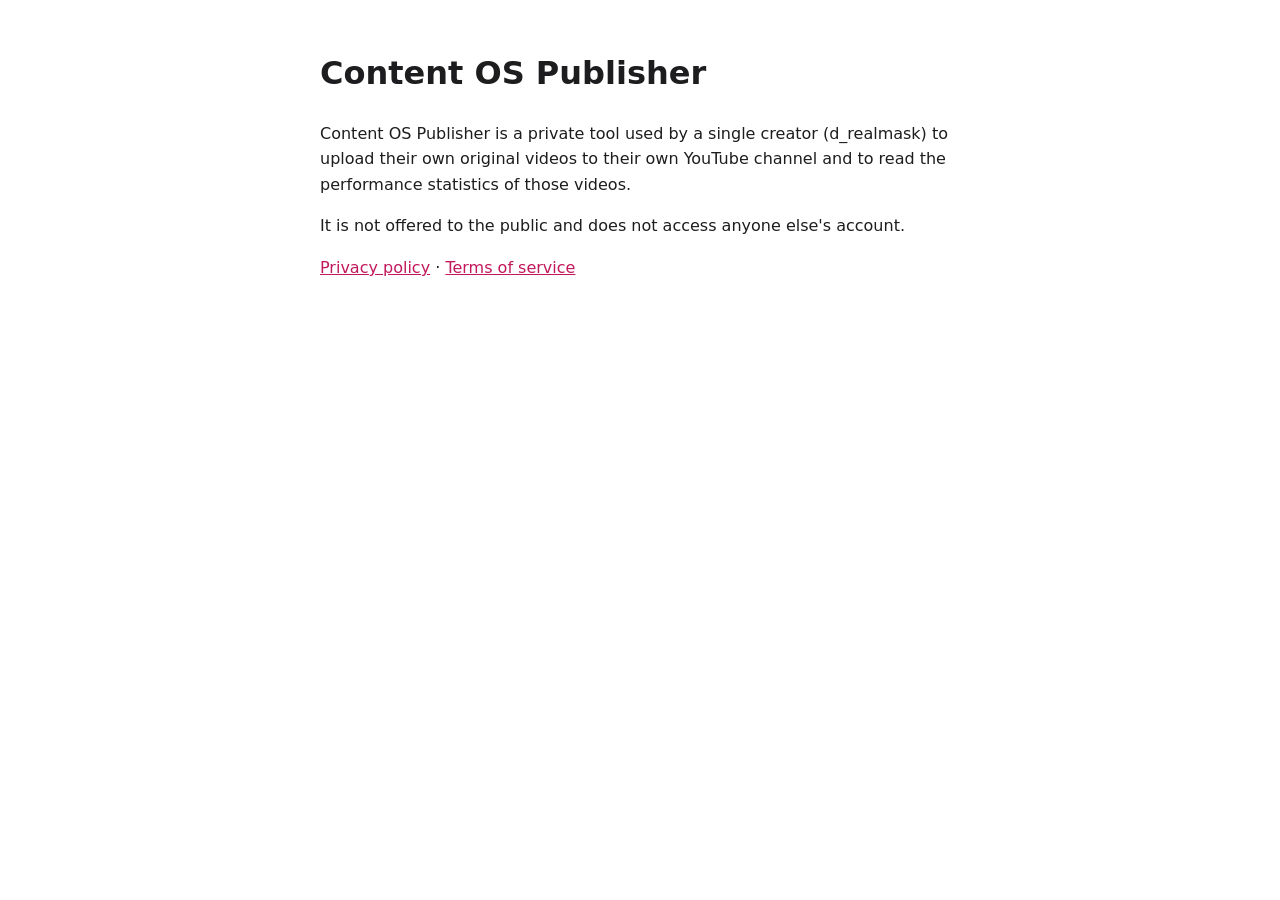
<file: index.html>
<!doctype html>
<html lang="en">
<head>
<meta charset="utf-8">
<meta name="viewport" content="width=device-width, initial-scale=1">
<title>Content OS Publisher</title>
<style>
  body { font-family: -apple-system, system-ui, sans-serif; max-width: 640px; margin: 48px auto; padding: 0 16px; line-height: 1.6; color: #1d1d1f; }
  a { color: #c2185b; }
</style>
</head>
<body>
<h1>Content OS Publisher</h1>
<p>Content OS Publisher is a private tool used by a single creator (d_realmask) to upload their own
original videos to their own YouTube channel and to read the performance statistics of those videos.</p>
<p>It is not offered to the public and does not access anyone else's account.</p>
<p><a href="privacy.html">Privacy policy</a> · <a href="terms.html">Terms of service</a></p>
</body>
</html>
</file>
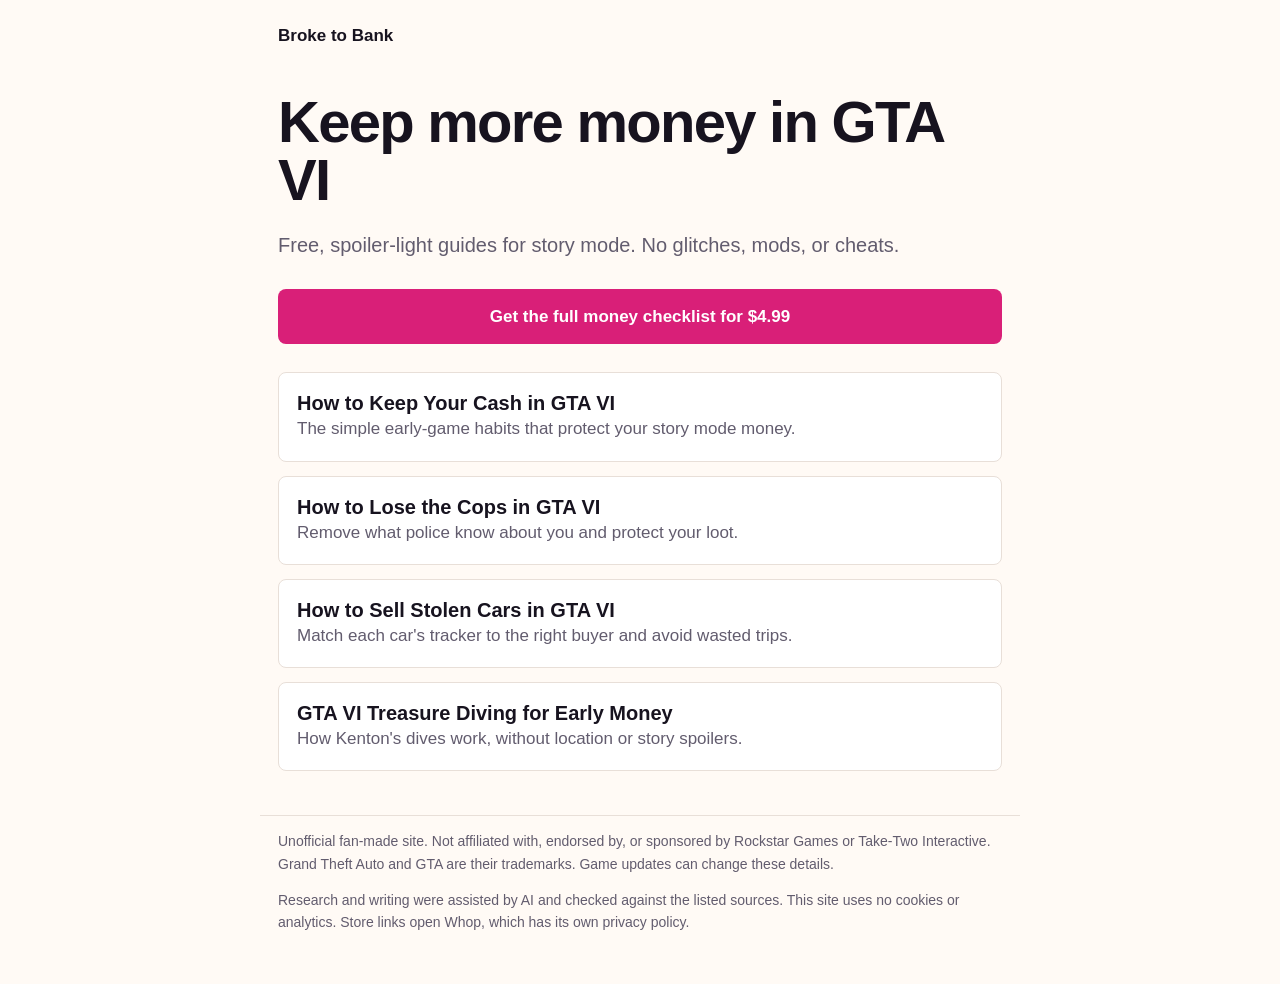
<file: gta6/index.html>
<!doctype html><html lang="en"><head><meta charset="utf-8"><meta name="viewport" content="width=device-width,initial-scale=1">
<title>Broke to Bank: GTA VI Money Guides</title><meta name="description" content="Free spoiler-light GTA VI story mode money guides and a full checklist."><link rel="canonical" href="https://vladzol-dyk.github.io/gta6/">
<meta property="og:title" content="Broke to Bank: GTA VI Money Guides"><meta property="og:description" content="Free spoiler-light GTA VI story mode money guides and a full checklist."><meta property="og:type" content="article"><meta property="og:url" content="https://vladzol-dyk.github.io/gta6/">
<link rel="stylesheet" href="style.css"></head><body><header><a href="./">Broke to Bank</a></header><main><h1>Keep more money in GTA VI</h1><p class="lead">Free, spoiler-light guides for story mode. No glitches, mods, or cheats.</p>
<a class="cta" href="https://whop.com/c/broke-to-bank-unofficial-gta-vi-money-checklist/hub">Get the full money checklist for $4.99</a><section class="grid"><a class="card" href="keep-your-cash/"><b>How to Keep Your Cash in GTA VI</b><span>The simple early-game habits that protect your story mode money.</span></a><a class="card" href="lose-the-cops/"><b>How to Lose the Cops in GTA VI</b><span>Remove what police know about you and protect your loot.</span></a><a class="card" href="sell-stolen-cars/"><b>How to Sell Stolen Cars in GTA VI</b><span>Match each car&#x27;s tracker to the right buyer and avoid wasted trips.</span></a><a class="card" href="treasure-diving/"><b>GTA VI Treasure Diving for Early Money</b><span>How Kenton&#x27;s dives work, without location or story spoilers.</span></a></section></main><footer><p>Unofficial fan-made site. Not affiliated with, endorsed by, or sponsored by Rockstar Games or Take-Two Interactive. Grand Theft Auto and GTA are their trademarks. Game updates can change these details.</p>
<p>Research and writing were assisted by AI and checked against the listed sources. This site uses no cookies or analytics. Store links open Whop, which has its own privacy policy.</p></footer></body></html>
</file>
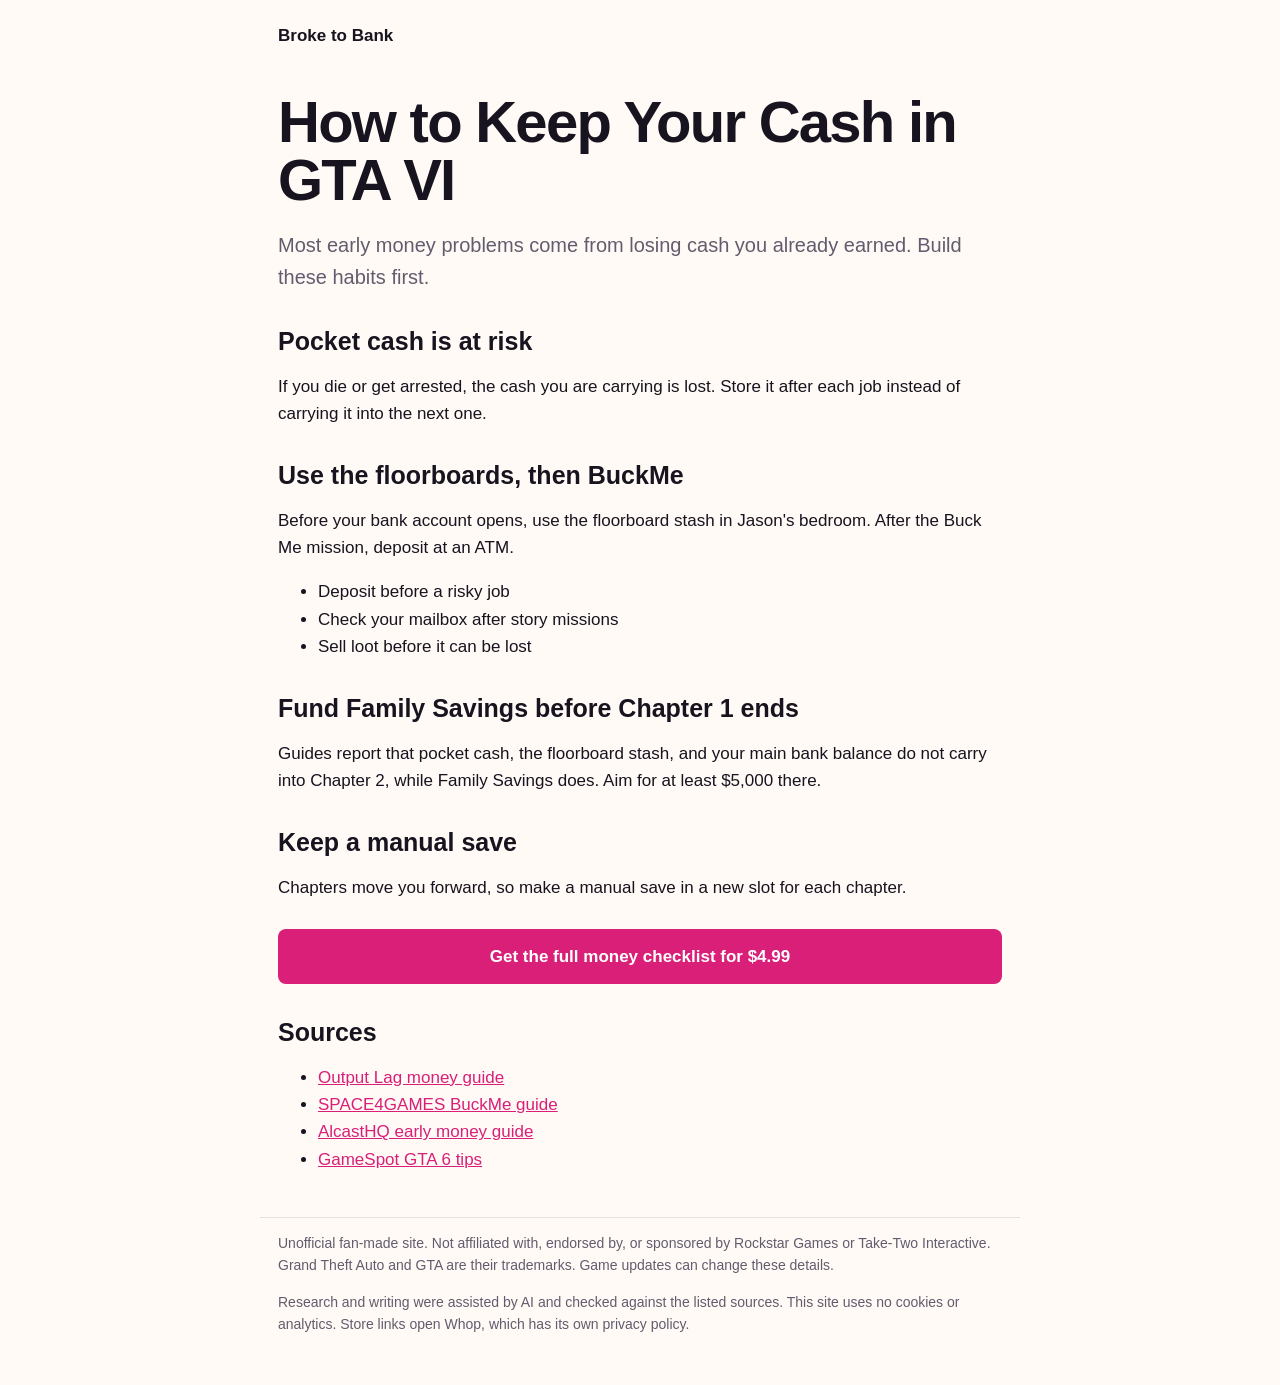
<file: gta6/keep-your-cash/index.html>
<!doctype html><html lang="en"><head><meta charset="utf-8"><meta name="viewport" content="width=device-width,initial-scale=1">
<title>How to Keep Your Cash in GTA VI</title><meta name="description" content="The simple early-game habits that protect your story mode money."><link rel="canonical" href="https://vladzol-dyk.github.io/gta6/keep-your-cash/">
<meta property="og:title" content="How to Keep Your Cash in GTA VI"><meta property="og:description" content="The simple early-game habits that protect your story mode money."><meta property="og:type" content="article"><meta property="og:url" content="https://vladzol-dyk.github.io/gta6/keep-your-cash/">
<link rel="stylesheet" href="../style.css"></head><body><header><a href="../">Broke to Bank</a></header><main><h1>How to Keep Your Cash in GTA VI</h1><p class="lead">Most early money problems come from losing cash you already earned. Build these habits first.</p><h2>Pocket cash is at risk</h2><p>If you die or get arrested, the cash you are carrying is lost. Store it after each job instead of carrying it into the next one.</p><h2>Use the floorboards, then BuckMe</h2><p>Before your bank account opens, use the floorboard stash in Jason&#x27;s bedroom. After the Buck Me mission, deposit at an ATM.</p><ul><li>Deposit before a risky job</li><li>Check your mailbox after story missions</li><li>Sell loot before it can be lost</li></ul><h2>Fund Family Savings before Chapter 1 ends</h2><p>Guides report that pocket cash, the floorboard stash, and your main bank balance do not carry into Chapter 2, while Family Savings does. Aim for at least $5,000 there.</p><h2>Keep a manual save</h2><p>Chapters move you forward, so make a manual save in a new slot for each chapter.</p><a class="cta" href="https://whop.com/c/broke-to-bank-unofficial-gta-vi-money-checklist/hub">Get the full money checklist for $4.99</a><h2>Sources</h2><ul><li><a href="https://outputlag.com/guides/gta-6-make-money-fast/" rel="nofollow">Output Lag money guide</a></li><li><a href="https://space4games.com/en/games-en/gta-6-buckme-bank-account-atm-savings-guide/" rel="nofollow">SPACE4GAMES BuckMe guide</a></li><li><a href="https://alcasthq.com/gta-6-make-money-early/" rel="nofollow">AlcastHQ early money guide</a></li><li><a href="https://www.gamespot.com/articles/gta-6-tips-everything-i-wish-i-knew-before-i-started-playing/" rel="nofollow">GameSpot GTA 6 tips</a></li></ul></main><footer><p>Unofficial fan-made site. Not affiliated with, endorsed by, or sponsored by Rockstar Games or Take-Two Interactive. Grand Theft Auto and GTA are their trademarks. Game updates can change these details.</p>
<p>Research and writing were assisted by AI and checked against the listed sources. This site uses no cookies or analytics. Store links open Whop, which has its own privacy policy.</p></footer></body></html>
</file>
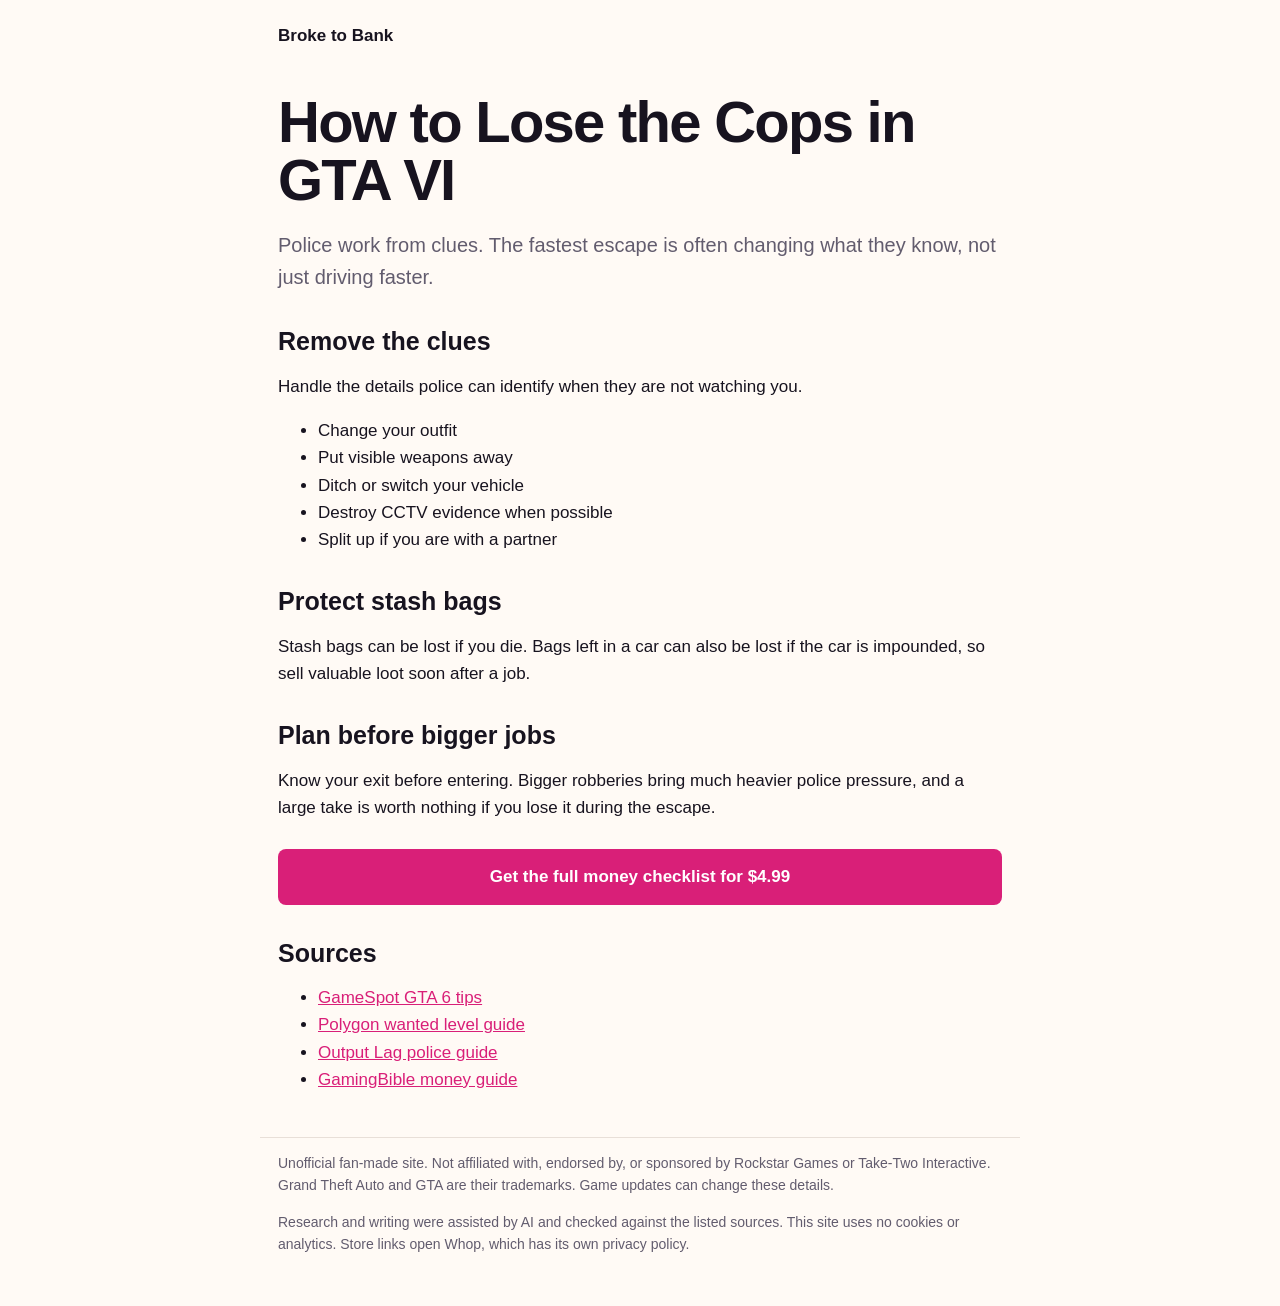
<file: gta6/lose-the-cops/index.html>
<!doctype html><html lang="en"><head><meta charset="utf-8"><meta name="viewport" content="width=device-width,initial-scale=1">
<title>How to Lose the Cops in GTA VI</title><meta name="description" content="Remove what police know about you and protect your loot."><link rel="canonical" href="https://vladzol-dyk.github.io/gta6/lose-the-cops/">
<meta property="og:title" content="How to Lose the Cops in GTA VI"><meta property="og:description" content="Remove what police know about you and protect your loot."><meta property="og:type" content="article"><meta property="og:url" content="https://vladzol-dyk.github.io/gta6/lose-the-cops/">
<link rel="stylesheet" href="../style.css"></head><body><header><a href="../">Broke to Bank</a></header><main><h1>How to Lose the Cops in GTA VI</h1><p class="lead">Police work from clues. The fastest escape is often changing what they know, not just driving faster.</p><h2>Remove the clues</h2><p>Handle the details police can identify when they are not watching you.</p><ul><li>Change your outfit</li><li>Put visible weapons away</li><li>Ditch or switch your vehicle</li><li>Destroy CCTV evidence when possible</li><li>Split up if you are with a partner</li></ul><h2>Protect stash bags</h2><p>Stash bags can be lost if you die. Bags left in a car can also be lost if the car is impounded, so sell valuable loot soon after a job.</p><h2>Plan before bigger jobs</h2><p>Know your exit before entering. Bigger robberies bring much heavier police pressure, and a large take is worth nothing if you lose it during the escape.</p><a class="cta" href="https://whop.com/c/broke-to-bank-unofficial-gta-vi-money-checklist/hub">Get the full money checklist for $4.99</a><h2>Sources</h2><ul><li><a href="https://www.gamespot.com/articles/gta-6-tips-everything-i-wish-i-knew-before-i-started-playing/" rel="nofollow">GameSpot GTA 6 tips</a></li><li><a href="https://www.polygon.com/gta-6-wanted-level-heat-how-to-lower-grand-theft-auto/" rel="nofollow">Polygon wanted level guide</a></li><li><a href="https://outputlag.com/guides/gta-6-lose-the-cops-wanted-level/" rel="nofollow">Output Lag police guide</a></li><li><a href="https://www.gamingbible.com/news/best-gta-6-ways-to-make-money-235123-20261120" rel="nofollow">GamingBible money guide</a></li></ul></main><footer><p>Unofficial fan-made site. Not affiliated with, endorsed by, or sponsored by Rockstar Games or Take-Two Interactive. Grand Theft Auto and GTA are their trademarks. Game updates can change these details.</p>
<p>Research and writing were assisted by AI and checked against the listed sources. This site uses no cookies or analytics. Store links open Whop, which has its own privacy policy.</p></footer></body></html>
</file>
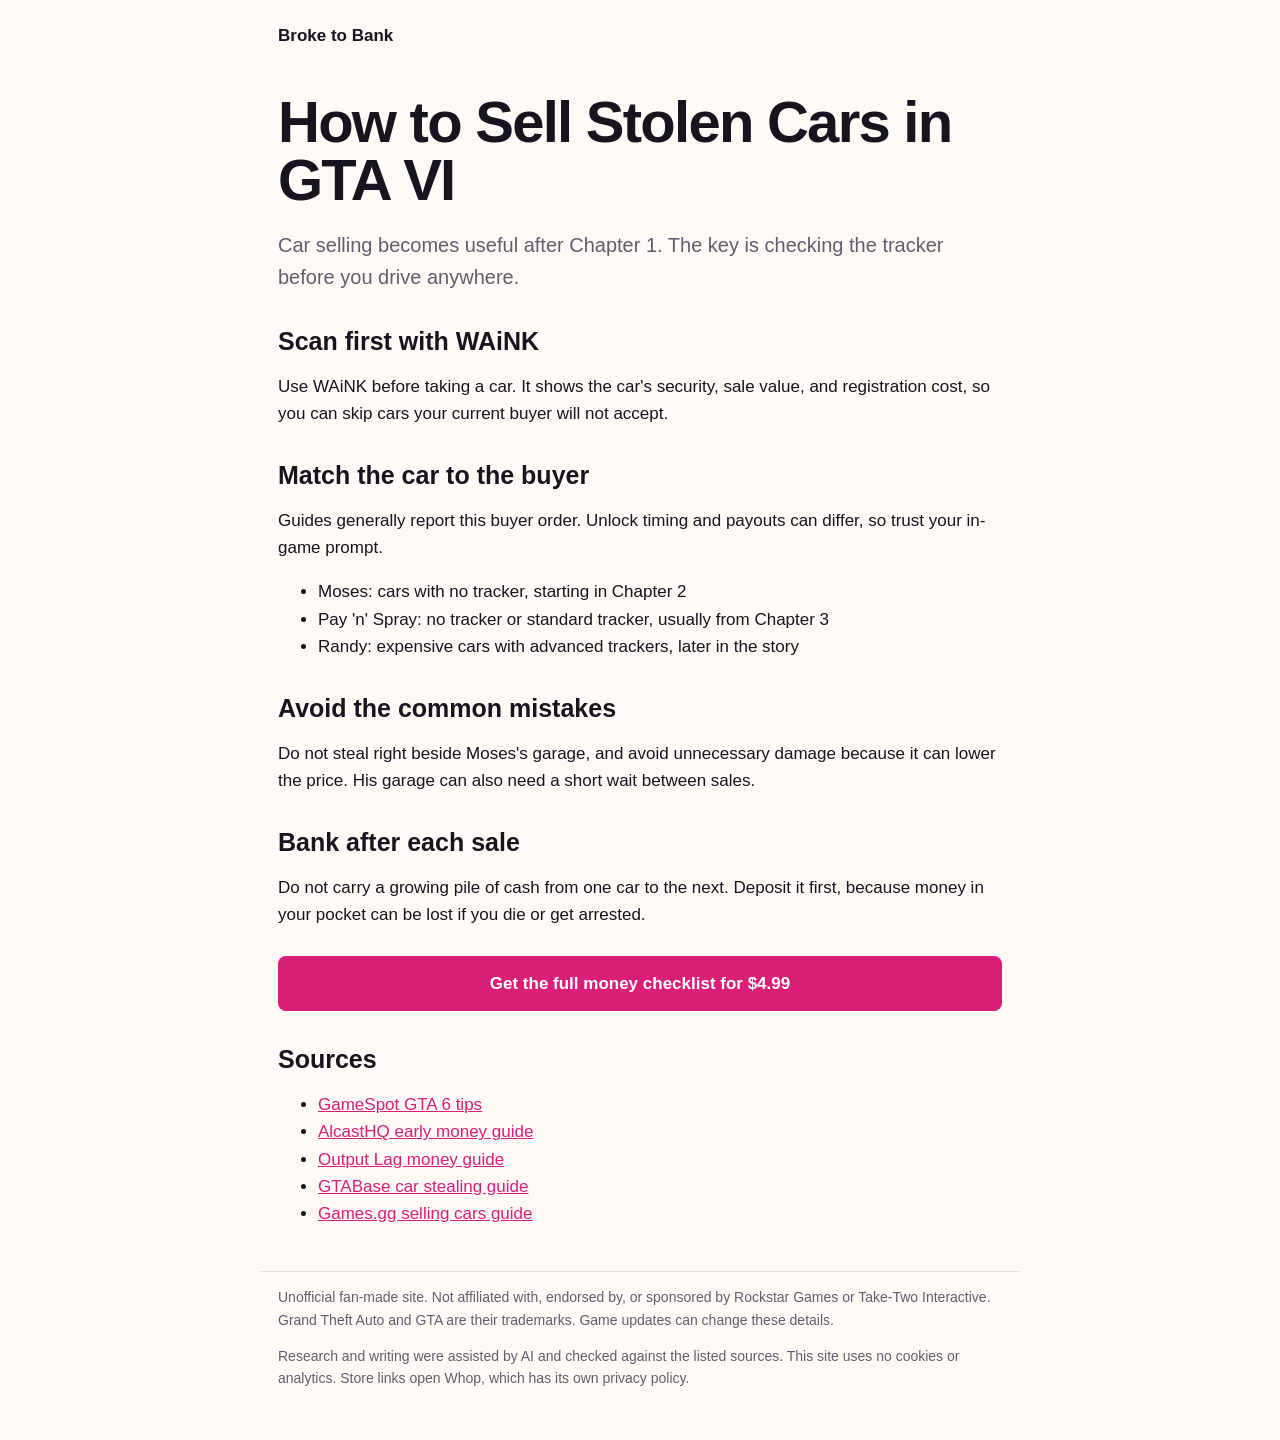
<file: gta6/sell-stolen-cars/index.html>
<!doctype html><html lang="en"><head><meta charset="utf-8"><meta name="viewport" content="width=device-width,initial-scale=1">
<title>How to Sell Stolen Cars in GTA VI</title><meta name="description" content="Match each car&#x27;s tracker to the right buyer and avoid wasted trips."><link rel="canonical" href="https://vladzol-dyk.github.io/gta6/sell-stolen-cars/">
<meta property="og:title" content="How to Sell Stolen Cars in GTA VI"><meta property="og:description" content="Match each car&#x27;s tracker to the right buyer and avoid wasted trips."><meta property="og:type" content="article"><meta property="og:url" content="https://vladzol-dyk.github.io/gta6/sell-stolen-cars/">
<link rel="stylesheet" href="../style.css"></head><body><header><a href="../">Broke to Bank</a></header><main><h1>How to Sell Stolen Cars in GTA VI</h1><p class="lead">Car selling becomes useful after Chapter 1. The key is checking the tracker before you drive anywhere.</p><h2>Scan first with WAiNK</h2><p>Use WAiNK before taking a car. It shows the car&#x27;s security, sale value, and registration cost, so you can skip cars your current buyer will not accept.</p><h2>Match the car to the buyer</h2><p>Guides generally report this buyer order. Unlock timing and payouts can differ, so trust your in-game prompt.</p><ul><li>Moses: cars with no tracker, starting in Chapter 2</li><li>Pay &#x27;n&#x27; Spray: no tracker or standard tracker, usually from Chapter 3</li><li>Randy: expensive cars with advanced trackers, later in the story</li></ul><h2>Avoid the common mistakes</h2><p>Do not steal right beside Moses&#x27;s garage, and avoid unnecessary damage because it can lower the price. His garage can also need a short wait between sales.</p><h2>Bank after each sale</h2><p>Do not carry a growing pile of cash from one car to the next. Deposit it first, because money in your pocket can be lost if you die or get arrested.</p><a class="cta" href="https://whop.com/c/broke-to-bank-unofficial-gta-vi-money-checklist/hub">Get the full money checklist for $4.99</a><h2>Sources</h2><ul><li><a href="https://www.gamespot.com/articles/gta-6-tips-everything-i-wish-i-knew-before-i-started-playing/" rel="nofollow">GameSpot GTA 6 tips</a></li><li><a href="https://alcasthq.com/gta-6-make-money-early/" rel="nofollow">AlcastHQ early money guide</a></li><li><a href="https://outputlag.com/guides/gta-6-make-money-fast/" rel="nofollow">Output Lag money guide</a></li><li><a href="https://www.gtabase.com/articles/gta-6/gta-6-car-stealing-guide-how-to-steal-sell-keep-vehicles" rel="nofollow">GTABase car stealing guide</a></li><li><a href="https://games.gg/grand-theft-auto-vi/guides/how-to-sell-cars-in-grand-theft-auto-6/" rel="nofollow">Games.gg selling cars guide</a></li></ul></main><footer><p>Unofficial fan-made site. Not affiliated with, endorsed by, or sponsored by Rockstar Games or Take-Two Interactive. Grand Theft Auto and GTA are their trademarks. Game updates can change these details.</p>
<p>Research and writing were assisted by AI and checked against the listed sources. This site uses no cookies or analytics. Store links open Whop, which has its own privacy policy.</p></footer></body></html>
</file>
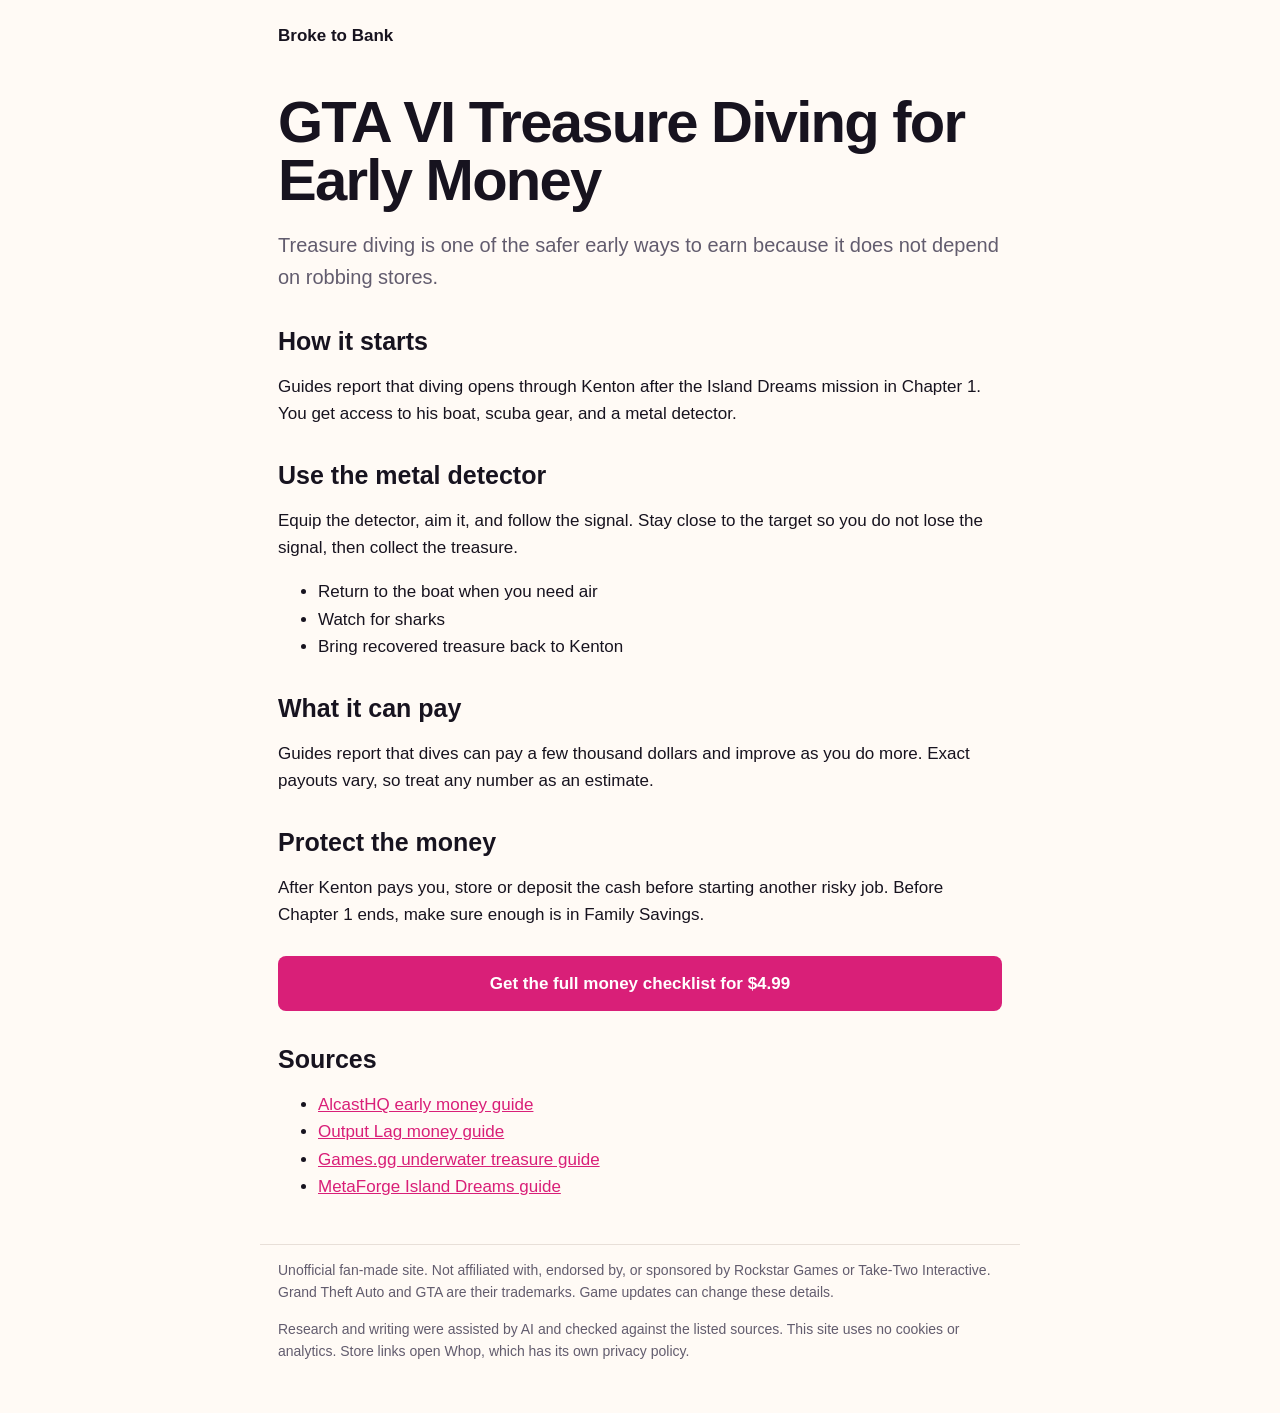
<file: gta6/treasure-diving/index.html>
<!doctype html><html lang="en"><head><meta charset="utf-8"><meta name="viewport" content="width=device-width,initial-scale=1">
<title>GTA VI Treasure Diving for Early Money</title><meta name="description" content="How Kenton&#x27;s dives work, without location or story spoilers."><link rel="canonical" href="https://vladzol-dyk.github.io/gta6/treasure-diving/">
<meta property="og:title" content="GTA VI Treasure Diving for Early Money"><meta property="og:description" content="How Kenton&#x27;s dives work, without location or story spoilers."><meta property="og:type" content="article"><meta property="og:url" content="https://vladzol-dyk.github.io/gta6/treasure-diving/">
<link rel="stylesheet" href="../style.css"></head><body><header><a href="../">Broke to Bank</a></header><main><h1>GTA VI Treasure Diving for Early Money</h1><p class="lead">Treasure diving is one of the safer early ways to earn because it does not depend on robbing stores.</p><h2>How it starts</h2><p>Guides report that diving opens through Kenton after the Island Dreams mission in Chapter 1. You get access to his boat, scuba gear, and a metal detector.</p><h2>Use the metal detector</h2><p>Equip the detector, aim it, and follow the signal. Stay close to the target so you do not lose the signal, then collect the treasure.</p><ul><li>Return to the boat when you need air</li><li>Watch for sharks</li><li>Bring recovered treasure back to Kenton</li></ul><h2>What it can pay</h2><p>Guides report that dives can pay a few thousand dollars and improve as you do more. Exact payouts vary, so treat any number as an estimate.</p><h2>Protect the money</h2><p>After Kenton pays you, store or deposit the cash before starting another risky job. Before Chapter 1 ends, make sure enough is in Family Savings.</p><a class="cta" href="https://whop.com/c/broke-to-bank-unofficial-gta-vi-money-checklist/hub">Get the full money checklist for $4.99</a><h2>Sources</h2><ul><li><a href="https://alcasthq.com/gta-6-make-money-early/" rel="nofollow">AlcastHQ early money guide</a></li><li><a href="https://outputlag.com/guides/gta-6-make-money-fast/" rel="nofollow">Output Lag money guide</a></li><li><a href="https://games.gg/grand-theft-auto-vi/guides/grand-theft-auto-6-underwater-discoveries-treasure-sharks-guide/" rel="nofollow">Games.gg underwater treasure guide</a></li><li><a href="https://metaforge.app/gta-6/gta-6-island-dreams-walkthrough" rel="nofollow">MetaForge Island Dreams guide</a></li></ul></main><footer><p>Unofficial fan-made site. Not affiliated with, endorsed by, or sponsored by Rockstar Games or Take-Two Interactive. Grand Theft Auto and GTA are their trademarks. Game updates can change these details.</p>
<p>Research and writing were assisted by AI and checked against the listed sources. This site uses no cookies or analytics. Store links open Whop, which has its own privacy policy.</p></footer></body></html>
</file>
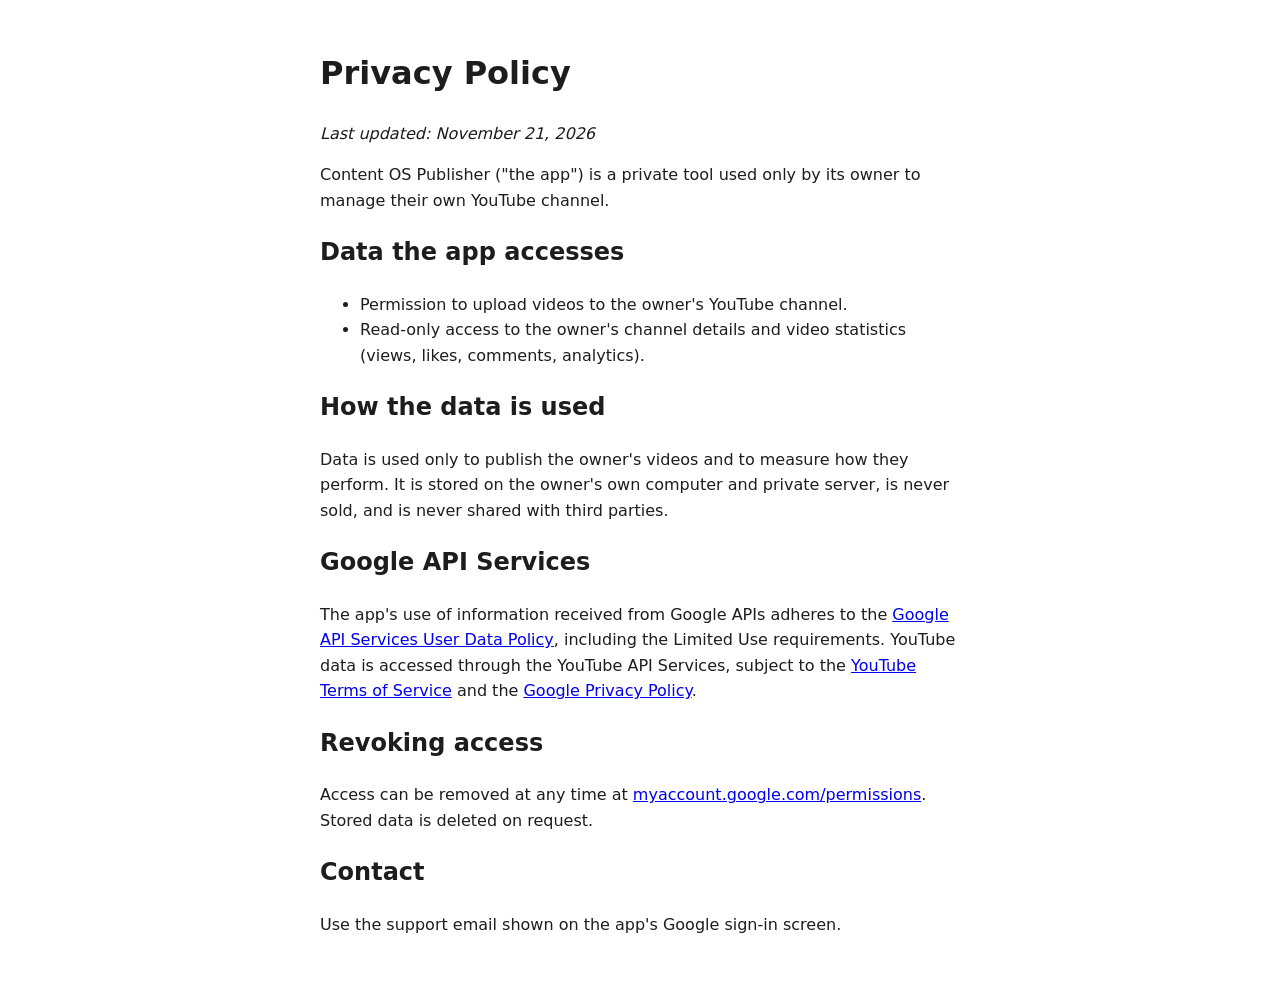
<file: privacy.html>
<!doctype html>
<html lang="en">
<head>
<meta charset="utf-8">
<meta name="viewport" content="width=device-width, initial-scale=1">
<title>Privacy Policy — Content OS Publisher</title>
<style>
  body { font-family: -apple-system, system-ui, sans-serif; max-width: 640px; margin: 48px auto; padding: 0 16px; line-height: 1.6; color: #1d1d1f; }
</style>
</head>
<body>
<h1>Privacy Policy</h1>
<p><em>Last updated: November 21, 2026</em></p>
<p>Content OS Publisher ("the app") is a private tool used only by its owner to manage their own YouTube channel.</p>
<h2>Data the app accesses</h2>
<ul>
  <li>Permission to upload videos to the owner's YouTube channel.</li>
  <li>Read-only access to the owner's channel details and video statistics (views, likes, comments, analytics).</li>
</ul>
<h2>How the data is used</h2>
<p>Data is used only to publish the owner's videos and to measure how they perform. It is stored on the
owner's own computer and private server, is never sold, and is never shared with third parties.</p>
<h2>Google API Services</h2>
<p>The app's use of information received from Google APIs adheres to the
<a href="https://developers.google.com/terms/api-services-user-data-policy">Google API Services User Data Policy</a>,
including the Limited Use requirements. YouTube data is accessed through the YouTube API Services, subject to the
<a href="https://www.youtube.com/t/terms">YouTube Terms of Service</a> and the
<a href="https://policies.google.com/privacy">Google Privacy Policy</a>.</p>
<h2>Revoking access</h2>
<p>Access can be removed at any time at <a href="https://myaccount.google.com/permissions">myaccount.google.com/permissions</a>.
Stored data is deleted on request.</p>
<h2>Contact</h2>
<p>Use the support email shown on the app's Google sign-in screen.</p>
</body>
</html>
</file>
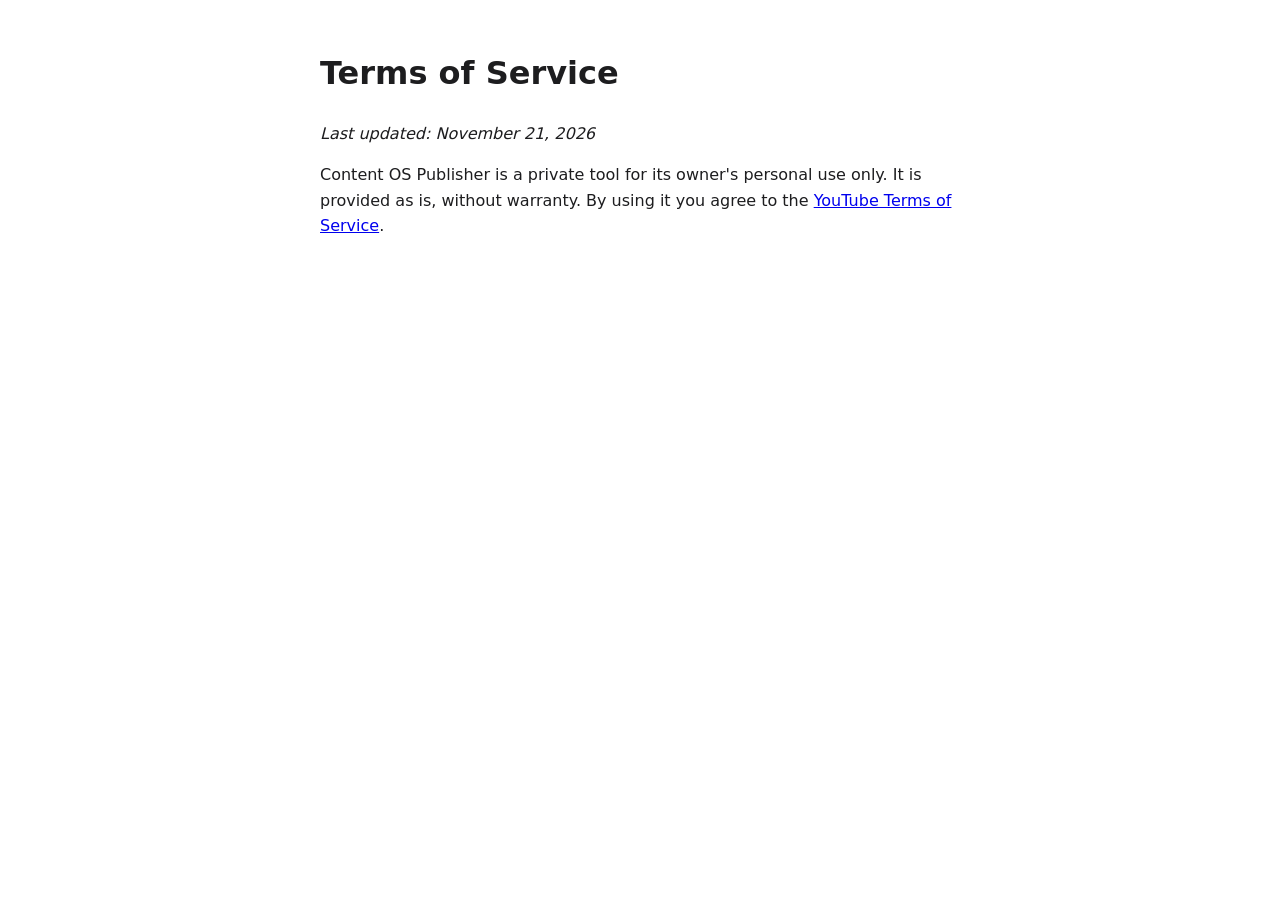
<file: terms.html>
<!doctype html>
<html lang="en">
<head>
<meta charset="utf-8">
<meta name="viewport" content="width=device-width, initial-scale=1">
<title>Terms of Service — Content OS Publisher</title>
<style>
  body { font-family: -apple-system, system-ui, sans-serif; max-width: 640px; margin: 48px auto; padding: 0 16px; line-height: 1.6; color: #1d1d1f; }
</style>
</head>
<body>
<h1>Terms of Service</h1>
<p><em>Last updated: November 21, 2026</em></p>
<p>Content OS Publisher is a private tool for its owner's personal use only. It is provided as is, without
warranty. By using it you agree to the <a href="https://www.youtube.com/t/terms">YouTube Terms of Service</a>.</p>
</body>
</html>
</file>
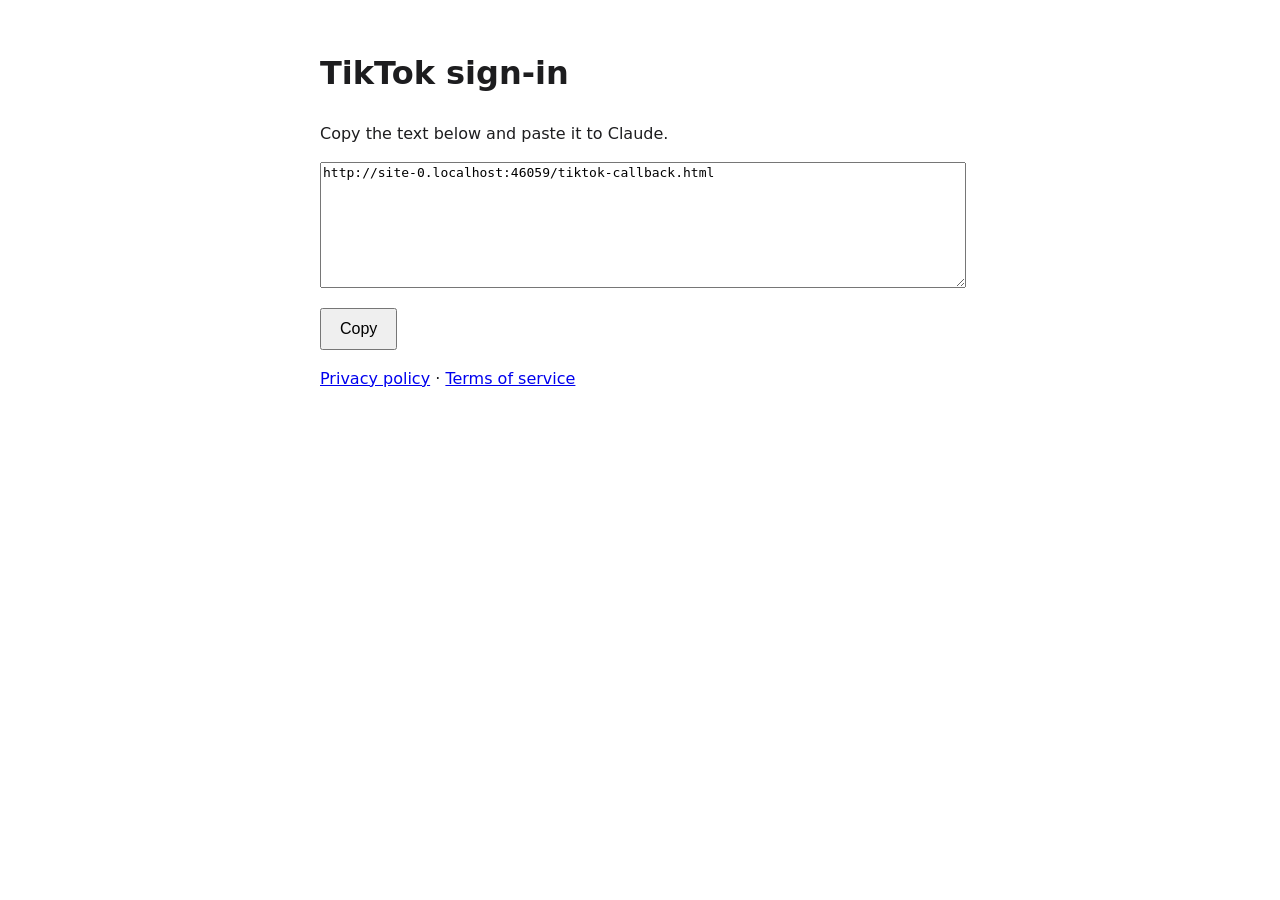
<file: tiktok-callback.html>
<!doctype html>
<html lang="en">
<head>
<meta charset="utf-8">
<meta name="viewport" content="width=device-width, initial-scale=1">
<title>Content OS Publisher — TikTok sign-in</title>
<style>
  body { font-family: -apple-system, system-ui, sans-serif; max-width: 640px; margin: 48px auto; padding: 0 16px; line-height: 1.6; color: #1d1d1f; }
  textarea { width: 100%; height: 120px; font-family: ui-monospace, monospace; font-size: 13px; }
  button { margin-top: 12px; padding: 10px 18px; font-size: 16px; }
</style>
</head>
<body>
<h1>TikTok sign-in</h1>
<p id="msg">Copy the text below and paste it to Claude.</p>
<textarea id="addr" readonly></textarea>
<button onclick="navigator.clipboard.writeText(document.getElementById('addr').value);this.textContent='Copied ✓'">Copy</button>
<p><a href="privacy.html">Privacy policy</a> · <a href="terms.html">Terms of service</a></p>
<script>
  document.getElementById('addr').value = window.location.href;
  if (new URLSearchParams(window.location.search).get('error')) {
    document.getElementById('msg').textContent = 'TikTok returned an error. Copy this and send it to Claude anyway.';
  }
</script>
</body>
</html>
</file>
<file: gta6/style.css>
:root{--ink:#17131f;--muted:#625c6e;--pink:#d91f78;--paper:#fffaf5;--card:#fff;--line:#e8dfd8;--cta-ink:#fff}
@media (prefers-color-scheme:dark){:root{--ink:#f6f1f7;--muted:#b9b1c0;--paper:#151119;--card:#211a27;--line:#3a3041;--pink:#ff5aa8;--cta-ink:#17131f}}
*{box-sizing:border-box}body{margin:0;background:var(--paper);color:var(--ink);font:17px/1.6 "Avenir Next","Helvetica Neue",Arial,sans-serif}
a{color:var(--pink)}header,main,footer{width:min(760px,100%);margin:auto;padding:0 18px}header{padding-top:22px;font-weight:800}header a{color:inherit;text-decoration:none}
h1{font-size:clamp(36px,8vw,58px);line-height:1;letter-spacing:-.03em;margin:44px 0 14px}h2{font-size:25px;line-height:1.15;margin:34px 0 8px}.lead{font-size:20px;color:var(--muted)}
.cta{display:block;background:var(--pink);color:var(--cta-ink);text-align:center;text-decoration:none;font-weight:800;border-radius:8px;padding:14px 18px;margin:28px 0}.grid{display:grid;gap:14px;margin:26px 0}.card{display:block;background:var(--card);border:1px solid var(--line);border-radius:8px;padding:18px;text-decoration:none;color:inherit}.card b{display:block;font-size:20px;line-height:1.2}.card span{color:var(--muted)}
footer{margin-top:44px;padding-bottom:36px;color:var(--muted);font-size:14px;border-top:1px solid var(--line)}
</file>
